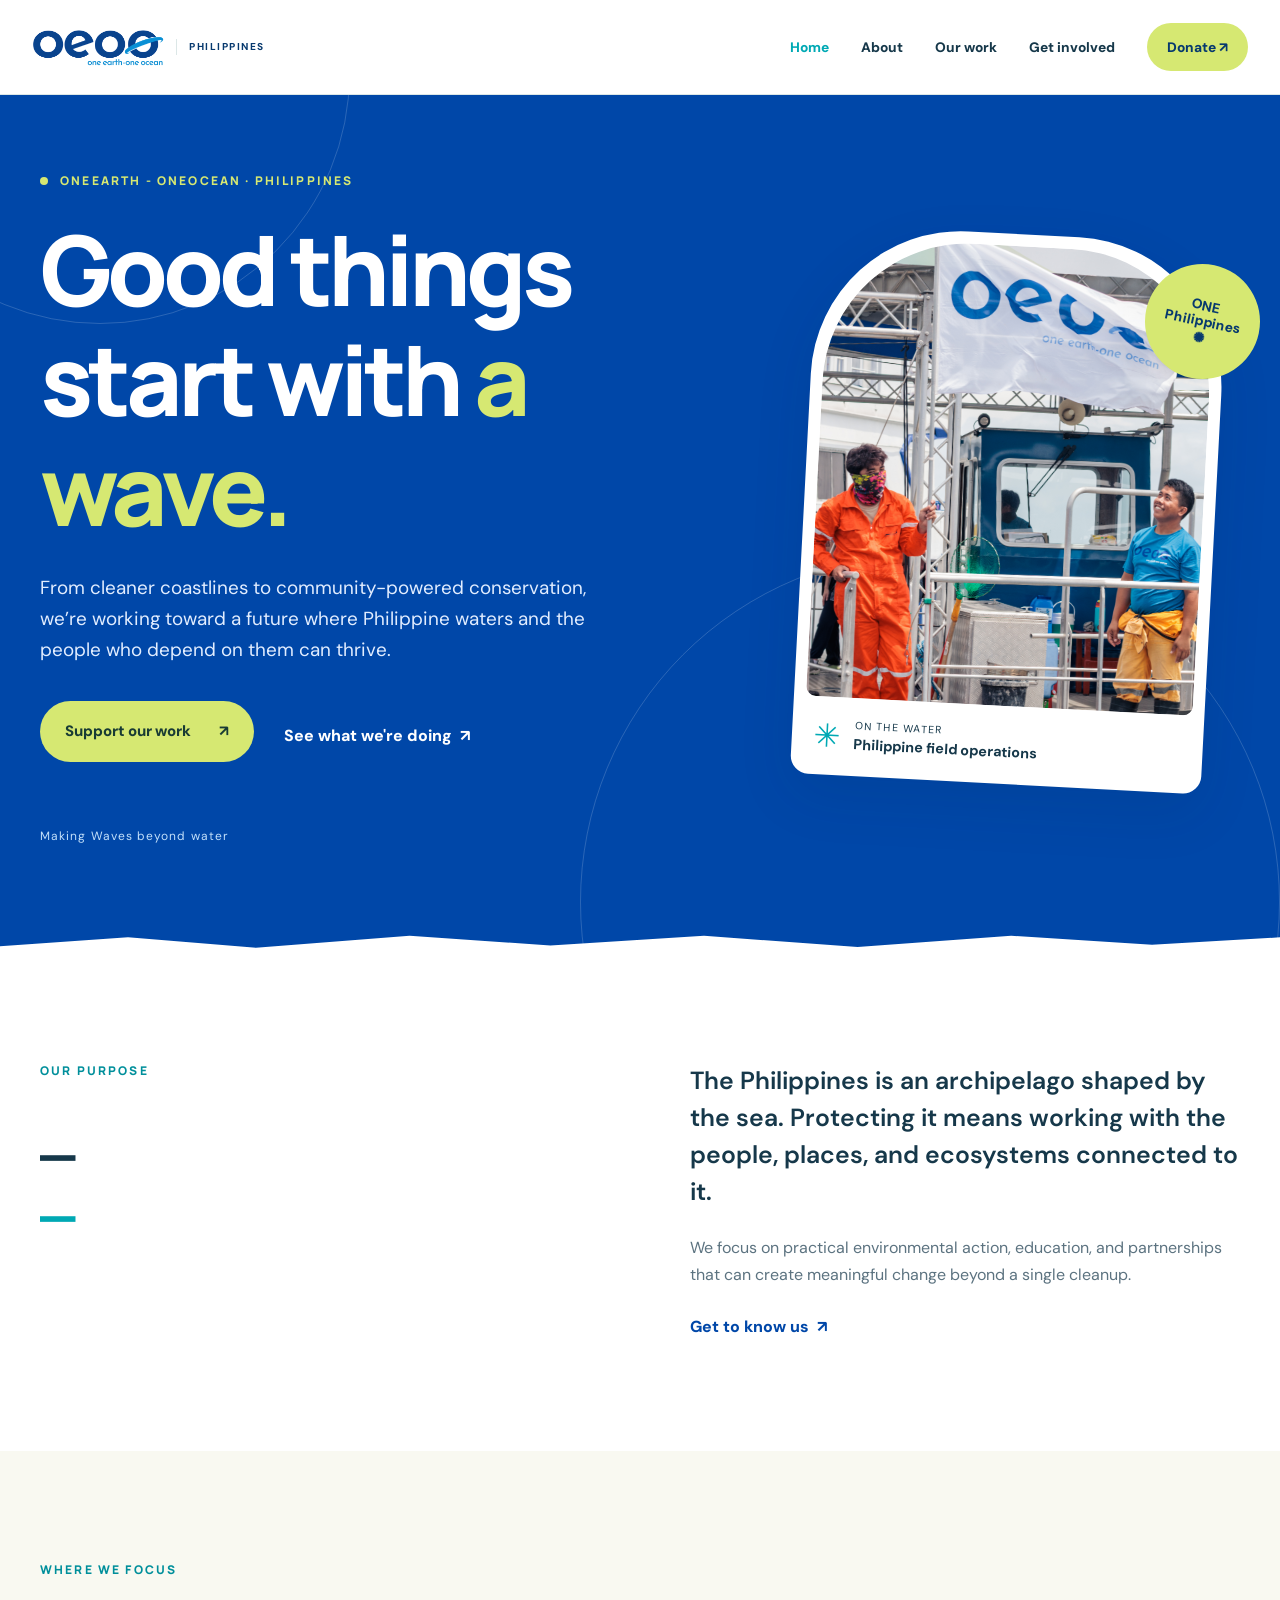
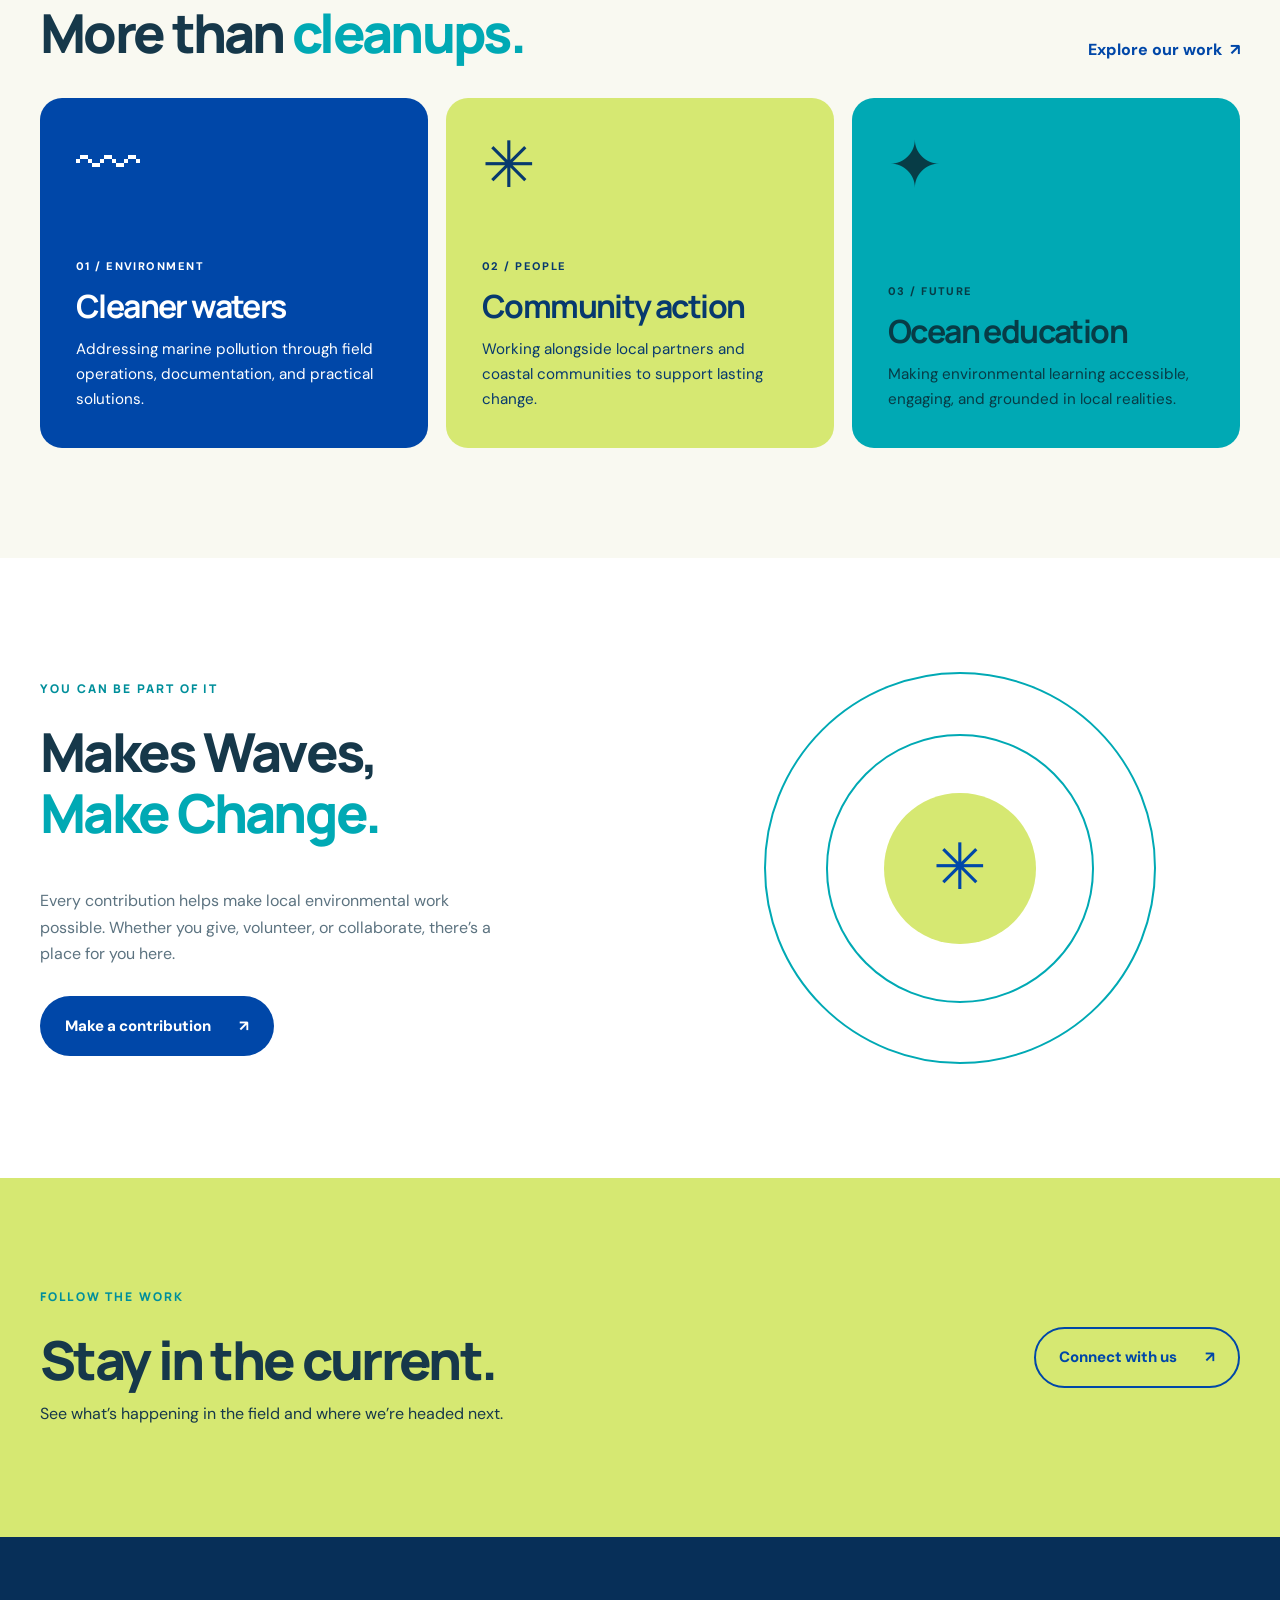
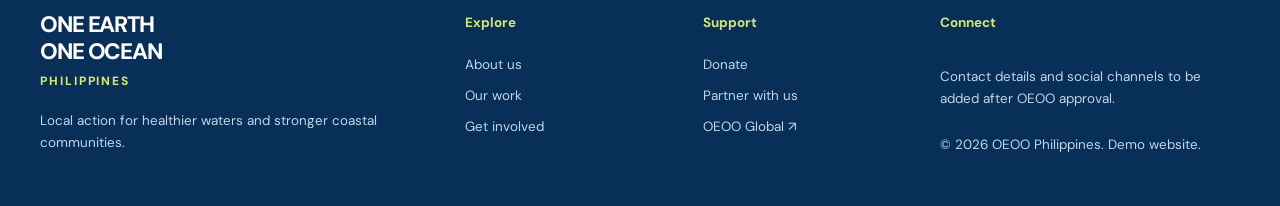
<file: index.html>
<!doctype html>
<html lang="en">
  <head>
    <meta charset="utf-8">
    <meta name="viewport" content="width=device-width, initial-scale=1">
    <meta name="theme-color" content="#0047A8">
    <meta name="description" content="Local conservation, community action and ocean education with OEOO Philippines.">
    <title>Home | OEOO Philippines</title>

    <link rel="preconnect" href="https://fonts.googleapis.com">
    <link rel="preconnect" href="https://fonts.gstatic.com" crossorigin>
    <link href="https://fonts.googleapis.com/css2?family=DM+Sans:wght@400;500;600;700&family=Manrope:wght@400;500;600;700;800&display=swap" rel="stylesheet">
    <link rel="stylesheet" href="styles.css">
  </head>

  <body>
    <header class="header">
      <div class="nav-shell">
        <a class="logo" href="index.html" aria-label="OEOO Philippines home">
          <img src="oeoo-logo.png" alt="One Earth One Ocean">
          <span>PHILIPPINES</span>
        </a>
        <button class="menu-toggle" type="button" aria-label="Open navigation" aria-expanded="false" aria-controls="main-navigation">☰</button>
        <nav class="nav" id="main-navigation" aria-label="Main navigation">
          <a href="index.html" class="active" aria-current="page">Home</a>
          <a href="about.html">About</a>
          <a href="projects.html">Our work</a>
          <a href="get-involved.html">Get involved</a>
          <a class="nav-donate" href="donate.html">Donate <span aria-hidden="true">↗</span></a>
        </nav>
      </div>
    </header>

    <main id="main-content">
      <section class="hero" aria-labelledby="hero-title">
        <div class="hero-shape hero-shape-a" aria-hidden="true"></div>
        <div class="hero-shape hero-shape-b" aria-hidden="true"></div>
        <div class="container hero-grid">
          <div class="hero-copy">
            <div class="kicker light"><span class="kicker-dot" aria-hidden="true"></span> ONEEARTH - ONEOCEAN · PHILIPPINES</div>
            <h1 id="hero-title">Good things<br>start with <em>a wave.</em></h1>
            <p>From cleaner coastlines to community-powered conservation, we’re working toward a future where Philippine waters and the people who depend on them can thrive.</p>
            <div class="hero-actions">
              <a class="button lime" href="donate.html">Support our work <span aria-hidden="true">↗</span></a>
              <a class="text-link light-link" href="projects.html">See what we're doing <span aria-hidden="true">↗</span></a>
            </div>
            <div class="hero-note">Making Waves beyond water</div>
          </div>
          <div class="hero-art">
            <div class="photo-frame">
              <img src="field-vessel.JPG" alt="OEOO field vessel on tropical water">
              <div class="photo-caption">
                <span class="caption-icon" aria-hidden="true">✳</span>
                <div>ON THE WATER<br><strong>Philippine field operations</strong></div>
              </div>
            </div>
            <div class="hero-sticker" aria-hidden="true">ONE<br>Philippines<br>✺</div>
          </div>
        </div>
        <div class="wave-edge" aria-hidden="true"></div>
      </section>

      <section class="section intro-section" aria-labelledby="purpose-title">
        <div class="container two-col">
          <div>
            <div class="kicker">OUR PURPOSE</div>
            <h2 id="purpose-title">_<br><em>_</em></h2>
          </div>
          <div>
            <p class="lead">The Philippines is an archipelago shaped by the sea. Protecting it means working with the people, places, and ecosystems connected to it.</p>
            <p>We focus on practical environmental action, education, and partnerships that can create meaningful change beyond a single cleanup.</p>
            <a class="text-link" href="about.html">Get to know us <span aria-hidden="true">↗</span></a>
          </div>
        </div>
      </section>

      <section class="section cream-section" aria-labelledby="focus-title">
        <div class="container">
          <div class="section-heading">
            <div>
              <div class="kicker">WHERE WE FOCUS</div>
              <h2 id="focus-title">More than <em>cleanups.</em></h2>
            </div>
            <a class="text-link" href="projects.html">Explore our work <span aria-hidden="true">↗</span></a>
          </div>
          <div class="feature-grid">
            <article class="feature-card blue-card">
              <div class="feature-icon" aria-hidden="true">〰</div>
              <span>01 / ENVIRONMENT</span>
              <h3>Cleaner waters</h3>
              <p>Addressing marine pollution through field operations, documentation, and practical solutions.</p>
            </article>
            <article class="feature-card lime-card">
              <div class="feature-icon" aria-hidden="true">✳</div>
              <span>02 / PEOPLE</span>
              <h3>Community action</h3>
              <p>Working alongside local partners and coastal communities to support lasting change.</p>
            </article>
            <article class="feature-card teal-card">
              <div class="feature-icon" aria-hidden="true">✦</div>
              <span>03 / FUTURE</span>
              <h3>Ocean education</h3>
              <p>Making environmental learning accessible, engaging, and grounded in local realities.</p>
            </article>
          </div>
        </div>
      </section>

      <section class="section impact-section" aria-labelledby="impact-title">
        <div class="container impact-grid">
          <div>
            <div class="kicker">YOU CAN BE PART OF IT</div>
            <h2 id="impact-title">Makes Waves,<br><em>Make Change.</em></h2>
            <p>Every contribution helps make local environmental work possible. Whether you give, volunteer, or collaborate, there’s a place for you here.</p>
            <a class="button dark" href="donate.html">Make a contribution <span aria-hidden="true">↗</span></a>
          </div>
          <div class="impact-art" aria-hidden="true">
            <div class="ripple ripple-one"></div>
            <div class="ripple ripple-two"></div>
            <div class="ripple ripple-three"></div>
            <div class="ripple-center">✳</div>
          </div>
        </div>
      </section>

      <section class="section newsletter-band" aria-labelledby="newsletter-title">
        <div class="container band-flex">
          <div>
            <div class="kicker">FOLLOW THE WORK</div>
            <h2 id="newsletter-title">Stay in the current.</h2>
            <p>See what’s happening in the field and where we’re headed next.</p>
          </div>
          <a class="button outline" href="get-involved.html">Connect with us <span aria-hidden="true">↗</span></a>
        </div>
      </section>
    </main>

    <footer class="footer">
      <div class="container footer-grid">
        <div>
          <a class="footer-logo" href="index.html">ONE EARTH<br>ONE OCEAN <span>PHILIPPINES</span></a>
          <p>Local action for healthier waters and stronger coastal communities.</p>
        </div>
        <div>
          <strong>Explore</strong>
          <a href="about.html">About us</a>
          <a href="projects.html">Our work</a>
          <a href="get-involved.html">Get involved</a>
        </div>
        <div>
          <strong>Support</strong>
          <a href="donate.html">Donate</a>
          <a href="get-involved.html#partner">Partner with us</a>
          <a href="https://www.oeoo.world/" target="_blank" rel="noopener">OEOO Global ↗</a>
        </div>
        <div>
          <strong>Connect</strong>
          <p>Contact details and social channels to be added after OEOO approval.</p>
          <small>© <span id="year"></span> OEOO Philippines. Demo website.</small>
        </div>
      </div>
    </footer>

    <script src="script.js" defer></script>
  </body>
</html>
</file>
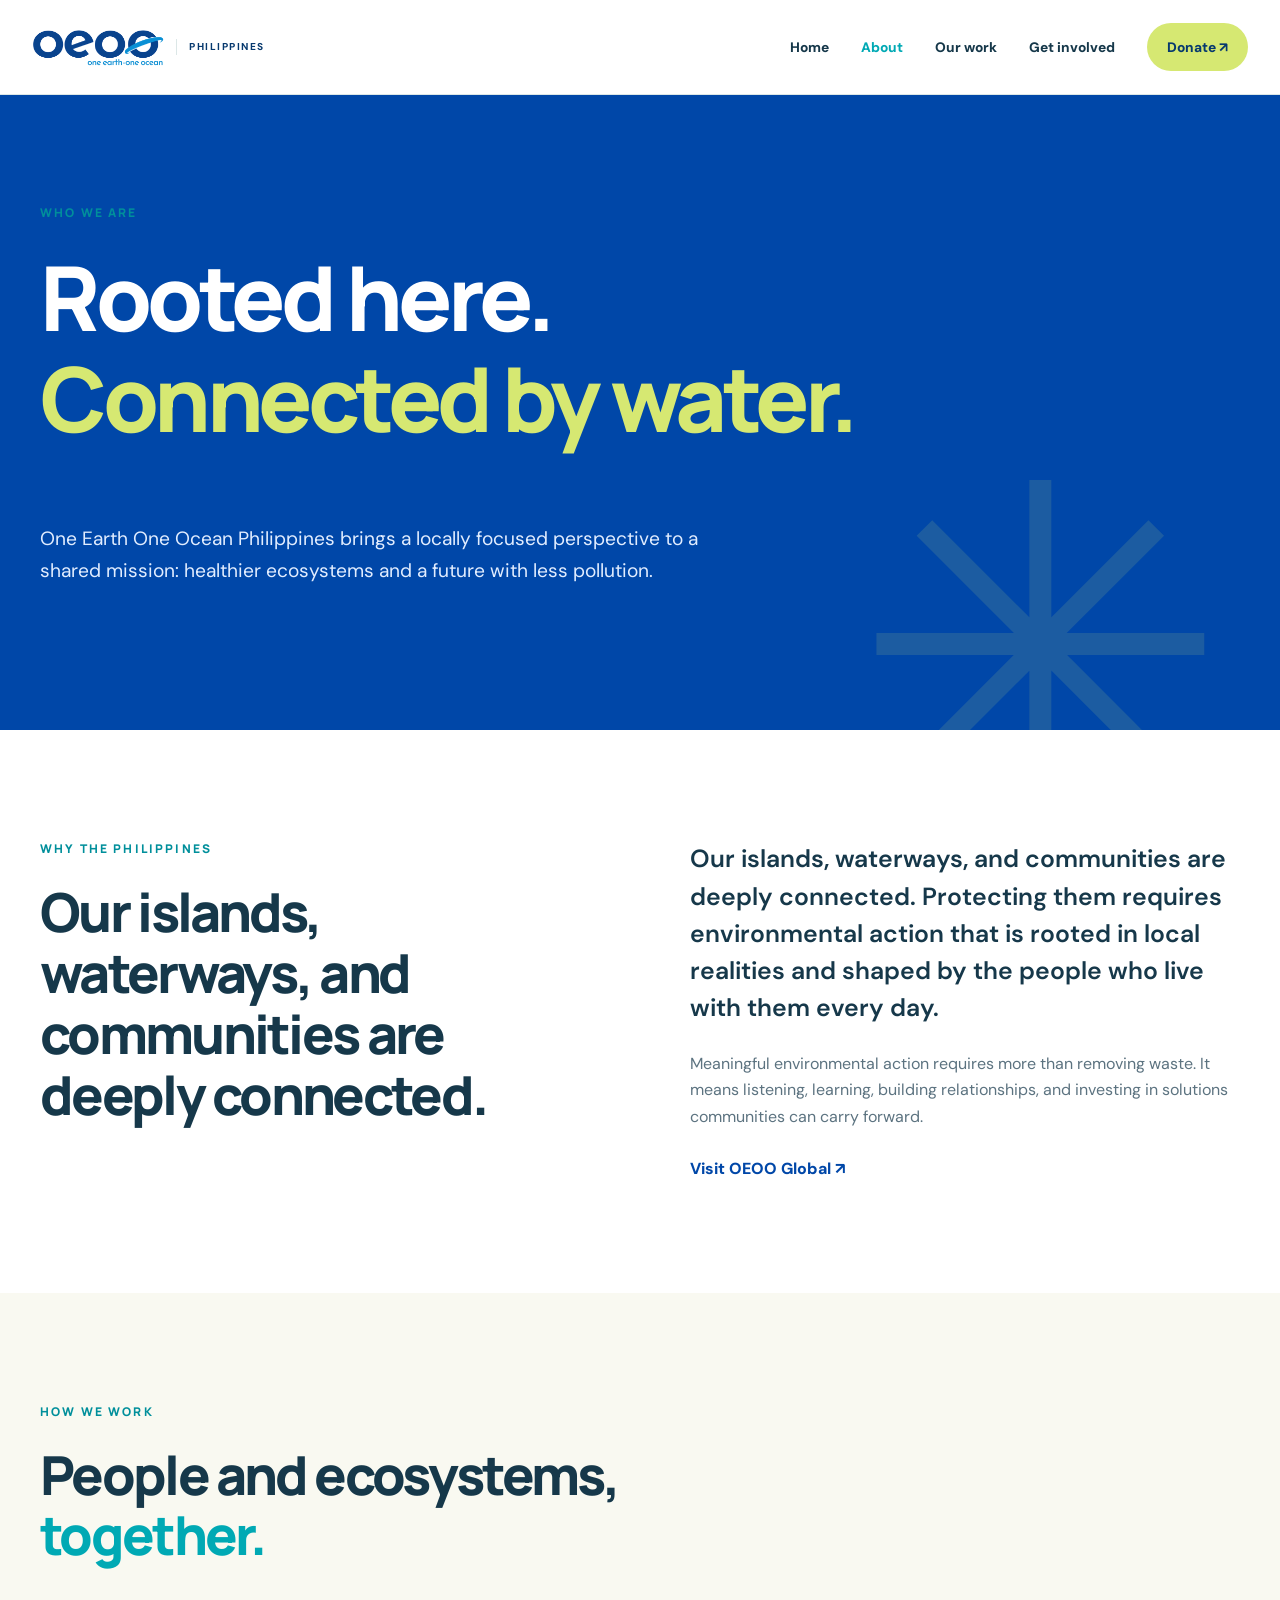
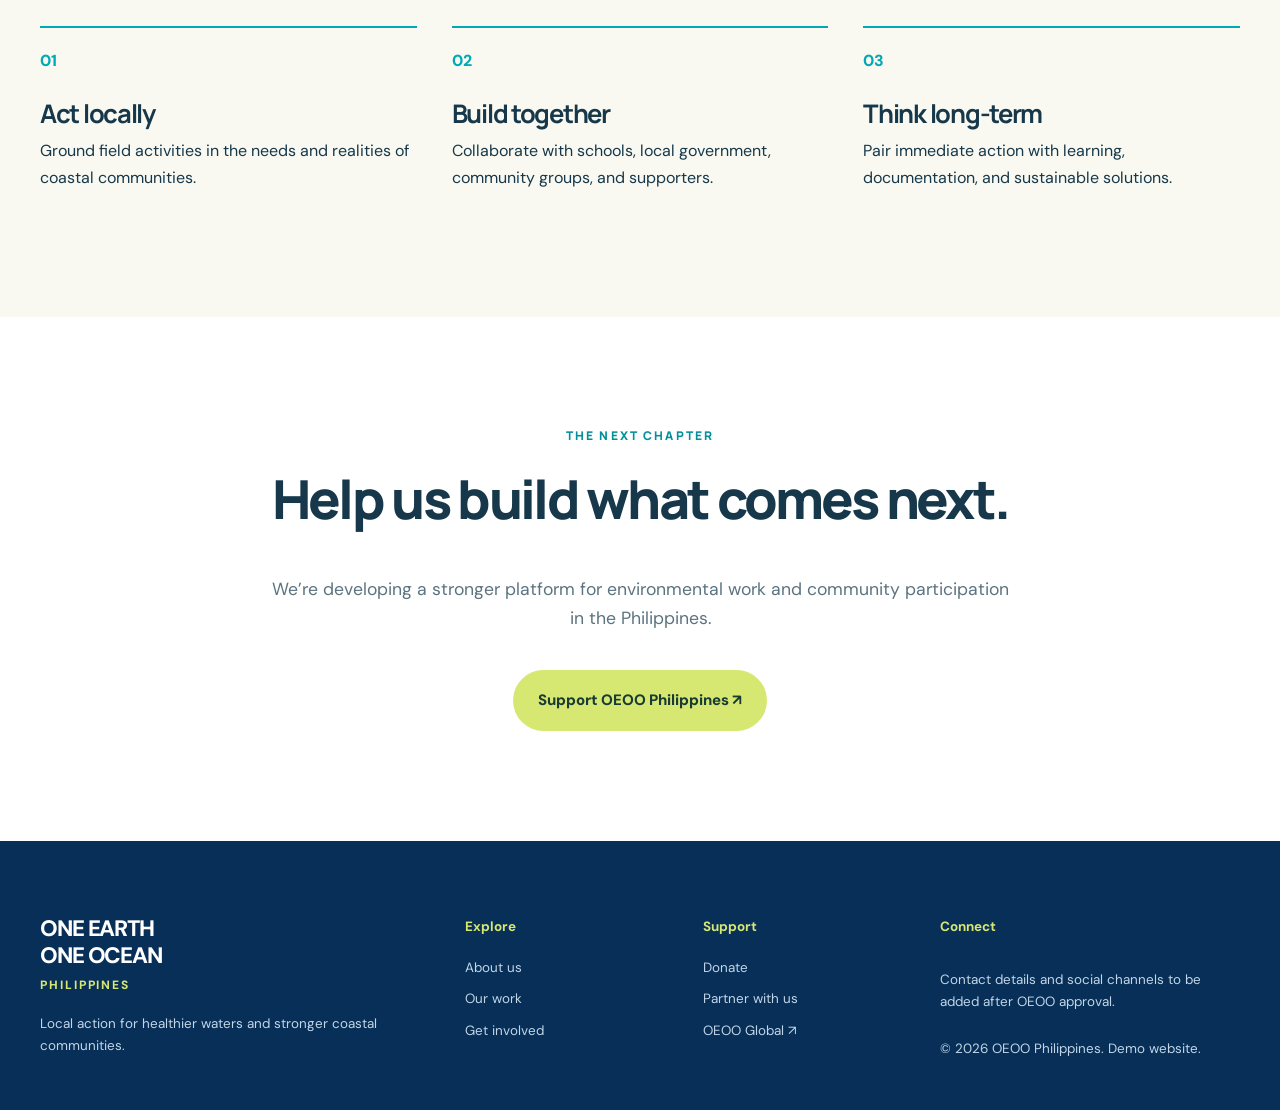
<file: about.html>
<!doctype html>
<html lang="en">
  <head>
    <meta charset="utf-8">
    <meta name="viewport" content="width=device-width, initial-scale=1">
    <meta name="theme-color" content="#0047A8">
    <meta name="description" content="Learn about OEOO Philippines and our locally focused approach.">
    <title>About | OEOO Philippines</title>

    <link rel="preconnect" href="https://fonts.googleapis.com">
    <link rel="preconnect" href="https://fonts.gstatic.com" crossorigin>
    <link href="https://fonts.googleapis.com/css2?family=DM+Sans:wght@400;500;600;700&family=Manrope:wght@400;500;600;700;800&display=swap" rel="stylesheet">
    <link rel="stylesheet" href="styles.css">
  </head>

  <body>
    <header class="header">
      <div class="nav-shell">
        <a class="logo" href="index.html" aria-label="OEOO Philippines home">
          <img src="oeoo-logo.png" alt="One Earth One Ocean">
          <span>PHILIPPINES</span>
        </a>

        <button class="menu-toggle" aria-label="Open navigation" aria-expanded="false">☰</button>

        <nav class="nav" aria-label="Main navigation">
          <a href="index.html" class="">Home</a>
          <a href="about.html" class="active">About</a>
          <a href="projects.html" class="">Our work</a>
          <a href="get-involved.html" class="">Get involved</a>
          <a class="nav-donate " href="donate.html">Donate <span aria-hidden="true">↗</span></a>
        </nav>
      </div>
    </header>

    <main>
      <section class="page-hero">
        <div class="container">
          <div class="kicker">WHO WE ARE</div>
          <h1>Rooted here.<br><em>Connected by water.</em></h1>
          <p>One Earth One Ocean Philippines brings a locally focused perspective to a shared mission: healthier ecosystems and a future with less pollution.</p>
        </div>
      </section>

      <section class="section">
        <div class="container two-col">
          <div>
            <div class="kicker">WHY THE PHILIPPINES</div>
            <h2>Our islands, waterways, and communities are deeply connected.</h2>
          </div>
          <div>
            <p class="lead">Our islands, waterways, and communities are deeply connected. Protecting them requires environmental action that is rooted in local realities and shaped by the people who live with them every day.</p>
            <p>Meaningful environmental action requires more than removing waste. It means listening, learning, building relationships, and investing in solutions communities can carry forward.</p>
            <a class="text-link" href="https://www.oeoo.world/" target="_blank" rel="noopener">Visit OEOO Global ↗</a>
          </div>
        </div>
      </section>

      <section class="section cream-section">
        <div class="container">
          <div class="section-heading">
            <div>
              <div class="kicker">HOW WE WORK</div>
              <h2>People and ecosystems,<br><em>together.</em></h2>
            </div>
          </div>

          <div class="three-list">
            <article>
              <span>01</span>
              <h3>Act locally</h3>
              <p>Ground field activities in the needs and realities of coastal communities.</p>
            </article>

            <article>
              <span>02</span>
              <h3>Build together</h3>
              <p>Collaborate with schools, local government, community groups, and supporters.</p>
            </article>

            <article>
              <span>03</span>
              <h3>Think long-term</h3>
              <p>Pair immediate action with learning, documentation, and sustainable solutions.</p>
            </article>
          </div>
        </div>
      </section>

      <section class="section">
        <div class="container center-cta">
          <div class="kicker">THE NEXT CHAPTER</div>
          <h2>Help us build what comes next.</h2>
          <p>We’re developing a stronger platform for environmental work and community participation in the Philippines.</p>
          <a class="button lime" href="donate.html">Support OEOO Philippines ↗</a>
        </div>
      </section>
    </main>

    <footer class="footer">
      <div class="container footer-grid">
        <div>
          <a class="footer-logo" href="index.html">ONE EARTH<br>ONE OCEAN <span>PHILIPPINES</span></a>
          <p>Local action for healthier waters and stronger coastal communities.</p>
        </div>

        <div>
          <strong>Explore</strong>
          <a href="about.html">About us</a>
          <a href="projects.html">Our work</a>
          <a href="get-involved.html">Get involved</a>
        </div>

        <div>
          <strong>Support</strong>
          <a href="donate.html">Donate</a>
          <a href="get-involved.html#partner">Partner with us</a>
          <a href="https://www.oeoo.world/" target="_blank" rel="noopener">OEOO Global ↗</a>
        </div>

        <div>
          <strong>Connect</strong>
          <p>Contact details and social channels to be added after OEOO approval.</p>
          <small>© <span id="year"></span> OEOO Philippines. Demo website.</small>
        </div>
      </div>
    </footer>

    <script src="script.js" defer></script>
  </body>
</html>
</file>
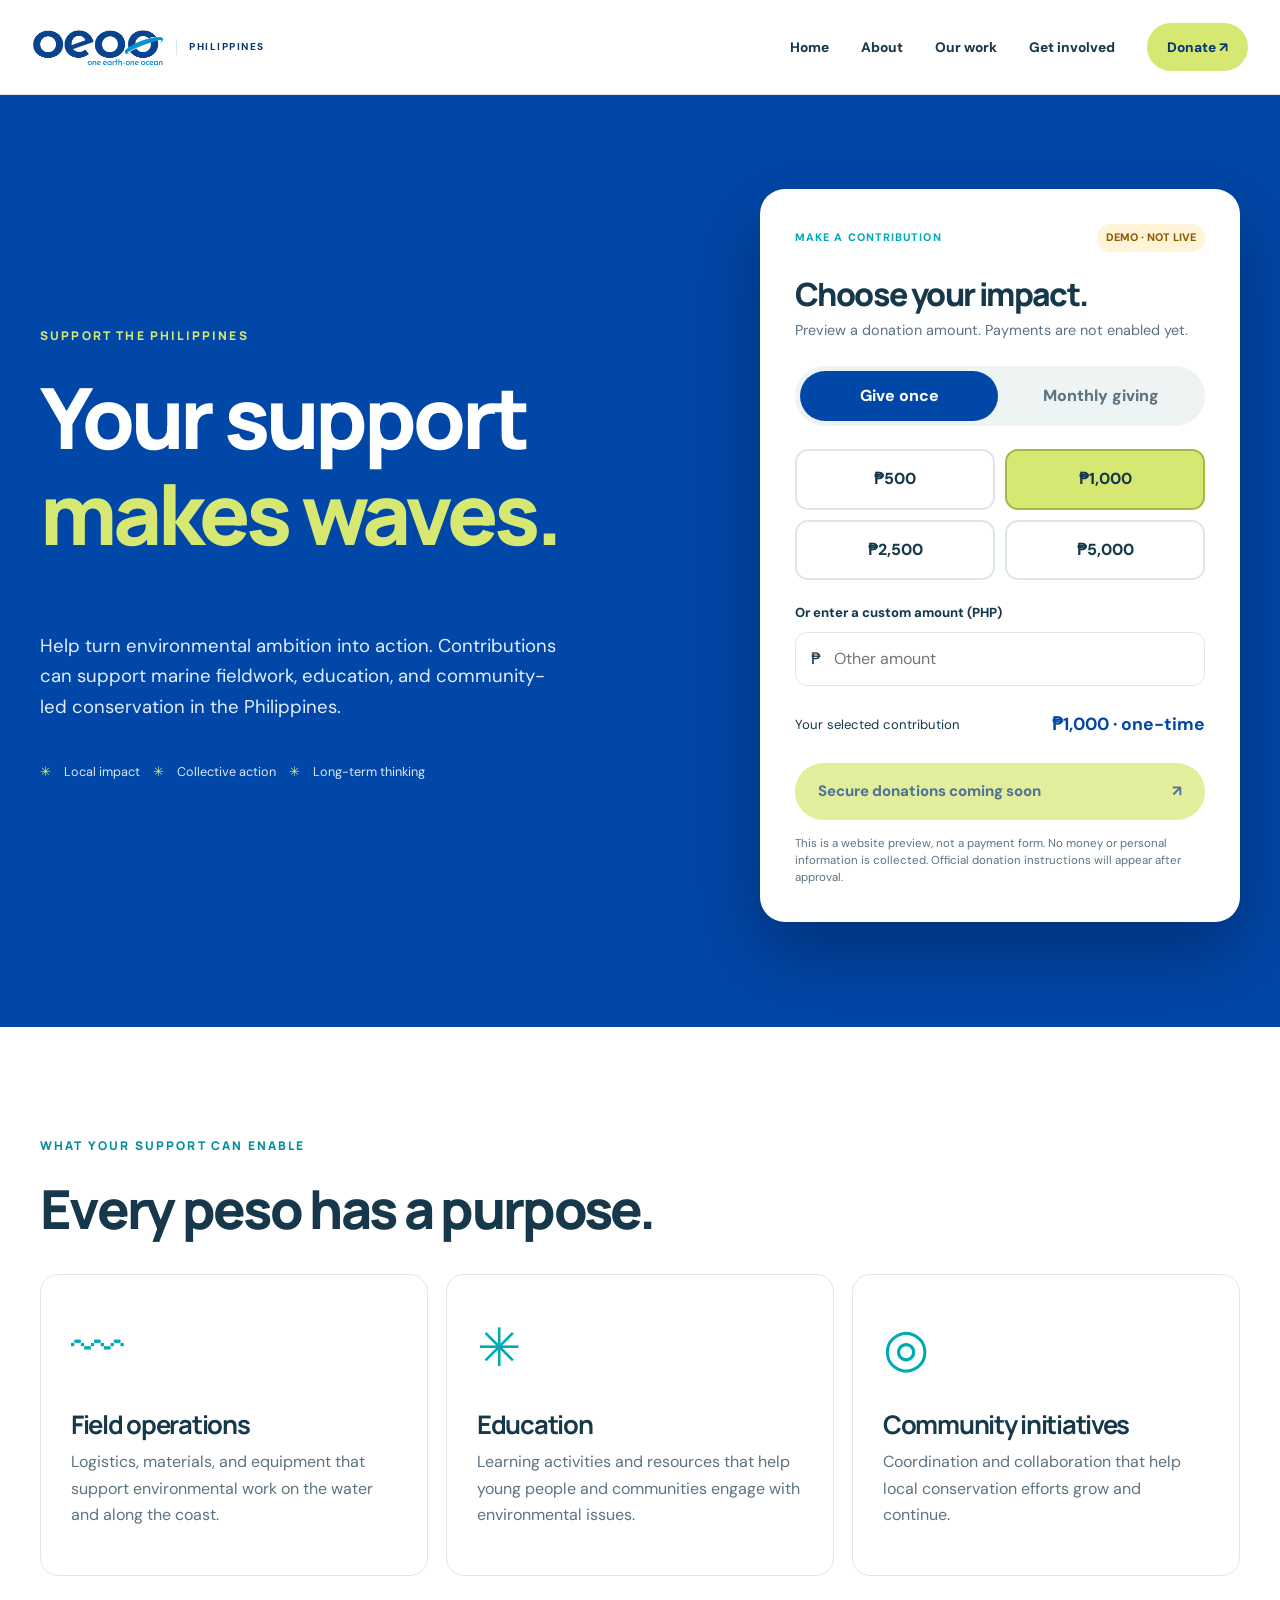
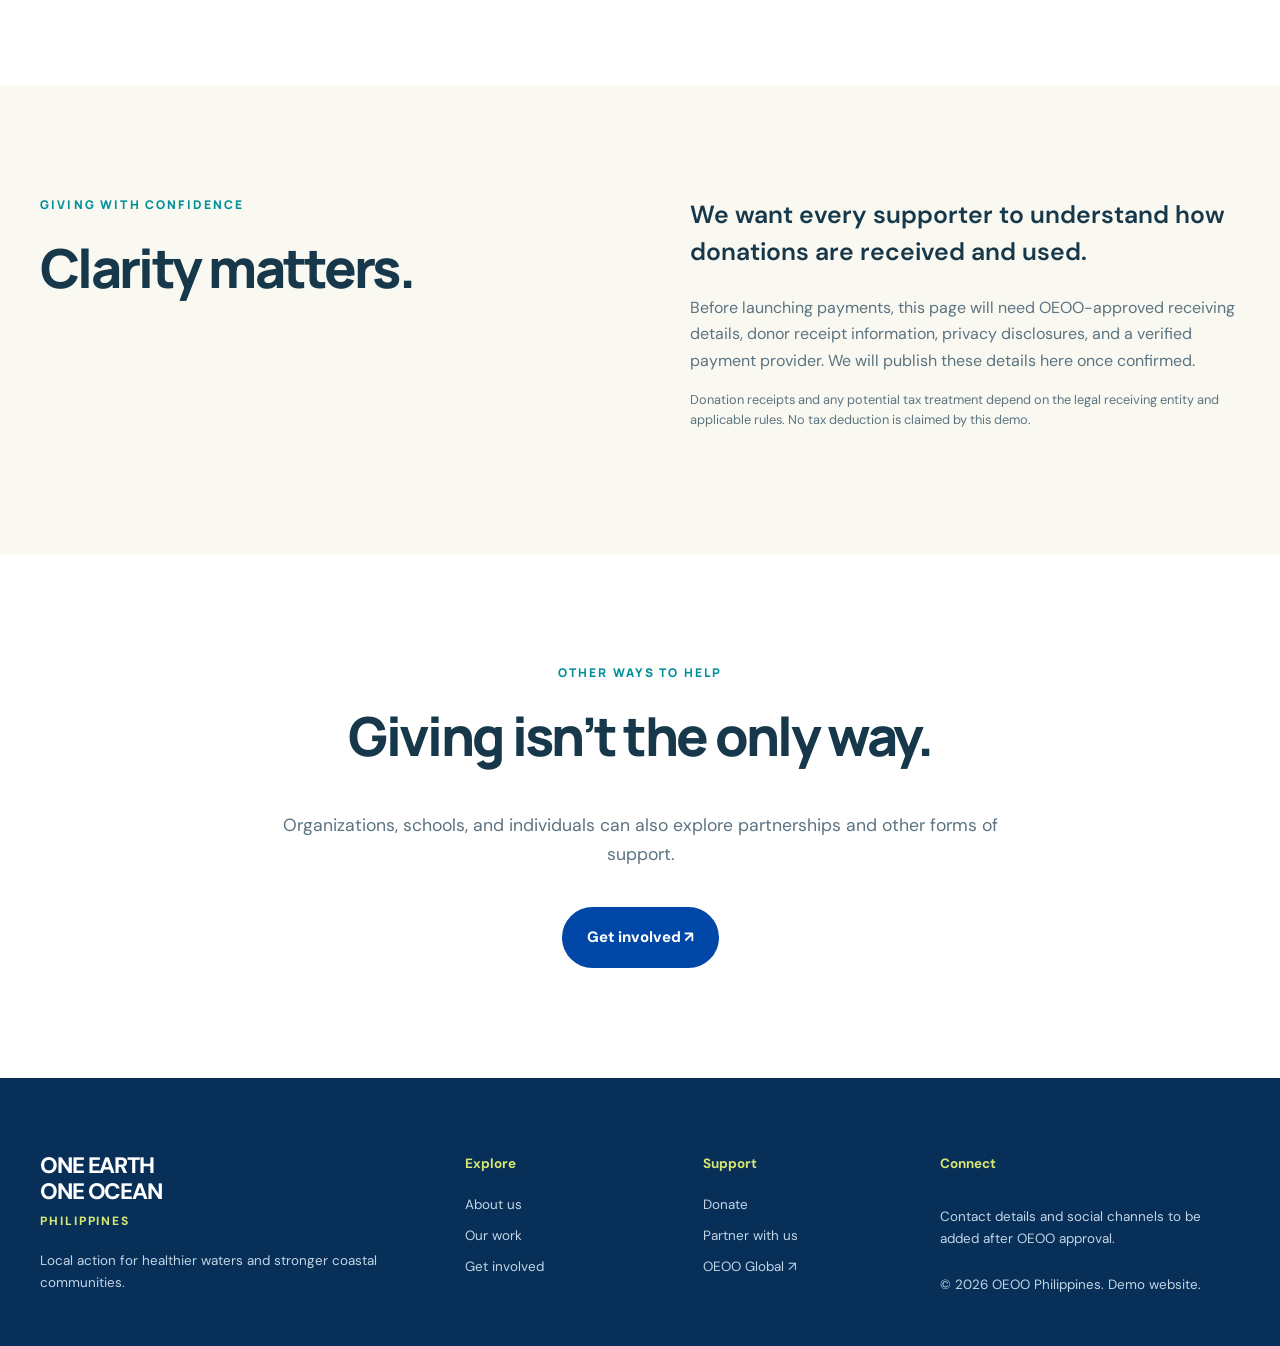
<file: donate.html>
<!doctype html>
<html lang="en">
  <head>
    <meta charset="utf-8">
    <meta name="viewport" content="width=device-width, initial-scale=1">
    <meta name="theme-color" content="#0047A8">
    <meta name="description" content="Support OEOO Philippines through future approved donation channels.">
    <title>Donate | OEOO Philippines</title>

    <link rel="preconnect" href="https://fonts.googleapis.com">
    <link rel="preconnect" href="https://fonts.gstatic.com" crossorigin>
    <link href="https://fonts.googleapis.com/css2?family=DM+Sans:wght@400;500;600;700&family=Manrope:wght@400;500;600;700;800&display=swap" rel="stylesheet">
    <link rel="stylesheet" href="styles.css">
  </head>

  <body>
    <header class="header">
      <div class="nav-shell">
        <a class="logo" href="index.html" aria-label="OEOO Philippines home">
          <img src="oeoo-logo.png" alt="One Earth One Ocean">
          <span>PHILIPPINES</span>
        </a>

        <button class="menu-toggle" aria-label="Open navigation" aria-expanded="false">☰</button>

        <nav class="nav" aria-label="Main navigation">
          <a href="index.html" class="">Home</a>
          <a href="about.html" class="">About</a>
          <a href="projects.html" class="">Our work</a>
          <a href="get-involved.html" class="">Get involved</a>
          <a class="nav-donate active" href="donate.html">Donate <span aria-hidden="true">↗</span></a>
        </nav>
      </div>
    </header>

    <main>
      <section class="donate-hero">
        <div class="container donate-hero-grid">
          <div>
            <div class="kicker light">SUPPORT THE PHILIPPINES</div>
            <h1>Your support<br><em>makes waves.</em></h1>
            <p>Help turn environmental ambition into action. Contributions can support marine fieldwork, education, and community-led conservation in the Philippines.</p>
            <div class="trust-line">
              <span>✳</span> Local impact
              <span>✳</span> Collective action
              <span>✳</span> Long-term thinking
            </div>
          </div>

          <div class="donation-card">
            <div class="card-top">
              <span>MAKE A CONTRIBUTION</span>
              <span class="demo-chip">DEMO · NOT LIVE</span>
            </div>

            <h2>Choose your impact.</h2>
            <p>Preview a donation amount. Payments are not enabled yet.</p>

            <div class="giving-toggle" role="group" aria-label="Donation frequency">
              <button class="frequency active" type="button" data-frequency="once" aria-pressed="true">Give once</button>
              <button class="frequency" type="button" data-frequency="monthly" aria-pressed="false">Monthly giving</button>
            </div>

            <div class="amount-grid" role="group" aria-label="Donation amount">
              <button class="amount" type="button" data-amount="500">₱500</button>
              <button class="amount active" type="button" data-amount="1000">₱1,000</button>
              <button class="amount" type="button" data-amount="2500">₱2,500</button>
              <button class="amount" type="button" data-amount="5000">₱5,000</button>
            </div>

            <label class="custom-label" for="customAmount">Or enter a custom amount (PHP)</label>
            <div class="custom-wrap">
              <span>₱</span>
              <input id="customAmount" type="number" inputmode="decimal" min="1" step="1" placeholder="Other amount">
            </div>

            <div class="donation-summary" aria-live="polite">
              <span>Your selected contribution</span>
              <strong id="donationSummary">₱1,000 · one-time</strong>
            </div>

            <button class="button donate-submit" type="button" disabled>
              Secure donations coming soon <span>↗</span>
            </button>

            <p class="donation-disclaimer">
              This is a website preview, not a payment form. No money or personal information is collected. Official donation instructions will appear after approval.
            </p>
          </div>
        </div>
      </section>

      <section class="section">
        <div class="container">
          <div class="section-heading">
            <div>
              <div class="kicker">WHAT YOUR SUPPORT CAN ENABLE</div>
              <h2>Every peso has a purpose.</h2>
            </div>
          </div>

          <div class="feature-grid">
            <article class="simple-card">
              <span class="simple-icon">〰</span>
              <h3>Field operations</h3>
              <p>Logistics, materials, and equipment that support environmental work on the water and along the coast.</p>
            </article>

            <article class="simple-card">
              <span class="simple-icon">✳</span>
              <h3>Education</h3>
              <p>Learning activities and resources that help young people and communities engage with environmental issues.</p>
            </article>

            <article class="simple-card">
              <span class="simple-icon">◎</span>
              <h3>Community initiatives</h3>
              <p>Coordination and collaboration that help local conservation efforts grow and continue.</p>
            </article>
          </div>
        </div>
      </section>

      <section class="section cream-section">
        <div class="container two-col">
          <div>
            <div class="kicker">GIVING WITH CONFIDENCE</div>
            <h2>Clarity matters.</h2>
          </div>
          <div>
            <p class="lead">We want every supporter to understand how donations are received and used.</p>
            <p>Before launching payments, this page will need OEOO-approved receiving details, donor receipt information, privacy disclosures, and a verified payment provider. We will publish these details here once confirmed.</p>
            <p class="micro">Donation receipts and any potential tax treatment depend on the legal receiving entity and applicable rules. No tax deduction is claimed by this demo.</p>
          </div>
        </div>
      </section>

      <section class="section center-section">
        <div class="container center-cta">
          <div class="kicker">OTHER WAYS TO HELP</div>
          <h2>Giving isn’t the only way.</h2>
          <p>Organizations, schools, and individuals can also explore partnerships and other forms of support.</p>
          <a class="button dark" href="get-involved.html">Get involved ↗</a>
        </div>
      </section>
    </main>

    <footer class="footer">
      <div class="container footer-grid">
        <div>
          <a class="footer-logo" href="index.html">ONE EARTH<br>ONE OCEAN <span>PHILIPPINES</span></a>
          <p>Local action for healthier waters and stronger coastal communities.</p>
        </div>

        <div>
          <strong>Explore</strong>
          <a href="about.html">About us</a>
          <a href="projects.html">Our work</a>
          <a href="get-involved.html">Get involved</a>
        </div>

        <div>
          <strong>Support</strong>
          <a href="donate.html">Donate</a>
          <a href="get-involved.html#partner">Partner with us</a>
          <a href="https://www.oeoo.world/" target="_blank" rel="noopener">OEOO Global ↗</a>
        </div>

        <div>
          <strong>Connect</strong>
          <p>Contact details and social channels to be added after OEOO approval.</p>
          <small>© <span id="year"></span> OEOO Philippines. Demo website.</small>
        </div>
      </div>
    </footer>

    <script src="script.js" defer></script>
  </body>
</html>
</file>
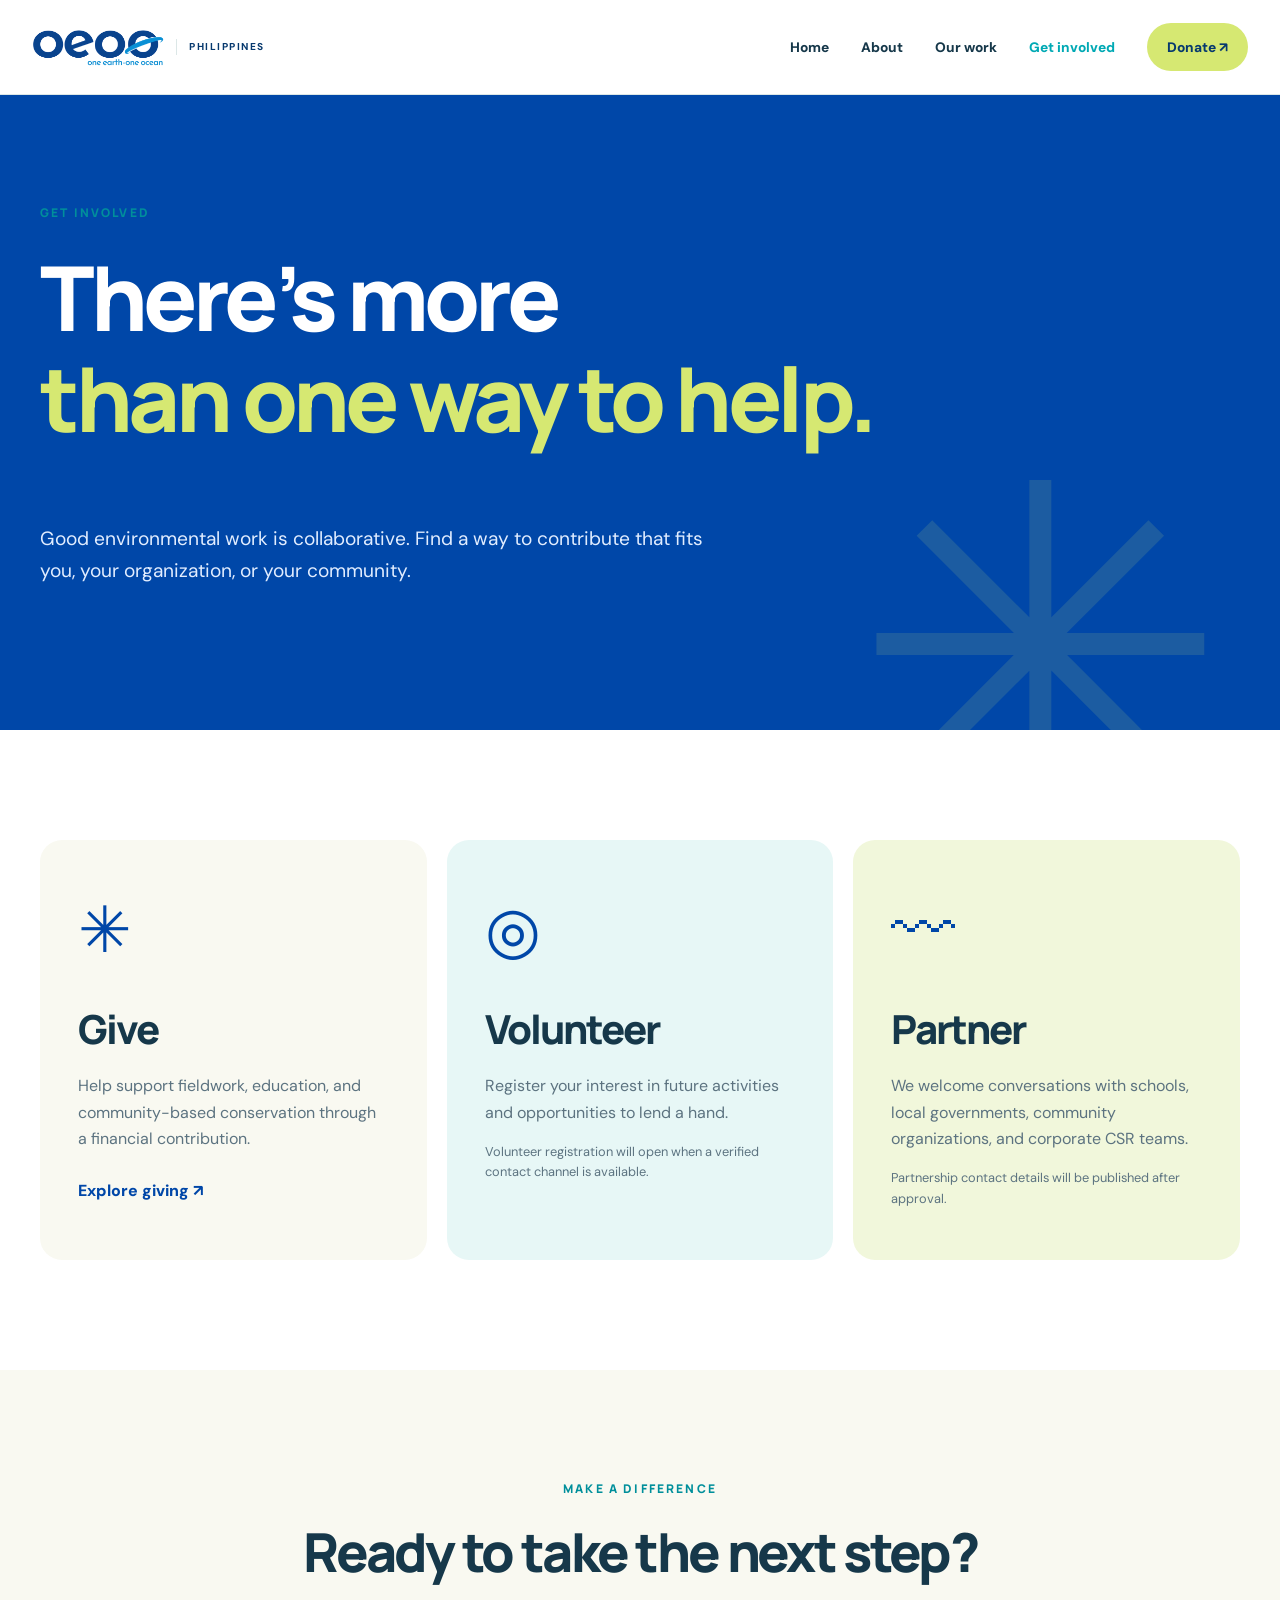
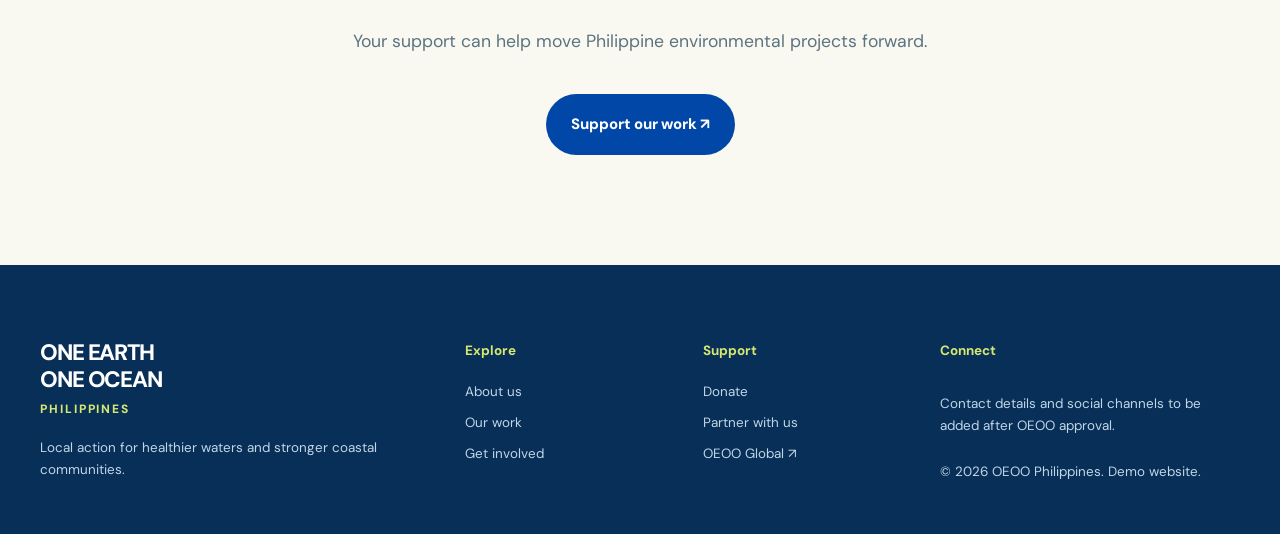
<file: get-involved.html>
<!doctype html>
<html lang="en">
  <head>
    <meta charset="utf-8">
    <meta name="viewport" content="width=device-width, initial-scale=1">
    <meta name="theme-color" content="#0047A8">
    <meta name="description" content="Support OEOO Philippines through giving, volunteering, and partnership opportunities.">
    <title>Get involved | OEOO Philippines</title>

    <link rel="preconnect" href="https://fonts.googleapis.com">
    <link rel="preconnect" href="https://fonts.gstatic.com" crossorigin>
    <link href="https://fonts.googleapis.com/css2?family=DM+Sans:wght@400;500;600;700&family=Manrope:wght@400;500;600;700;800&display=swap" rel="stylesheet">
    <link rel="stylesheet" href="styles.css">
  </head>

  <body>
    <header class="header">
      <div class="nav-shell">
        <a class="logo" href="index.html" aria-label="OEOO Philippines home">
          <img src="oeoo-logo.png" alt="One Earth One Ocean">
          <span>PHILIPPINES</span>
        </a>

        <button class="menu-toggle" aria-label="Open navigation" aria-expanded="false">☰</button>

        <nav class="nav" aria-label="Main navigation">
          <a href="index.html" class="">Home</a>
          <a href="about.html" class="">About</a>
          <a href="projects.html" class="">Our work</a>
          <a href="get-involved.html" class="active">Get involved</a>
          <a class="nav-donate " href="donate.html">Donate <span aria-hidden="true">↗</span></a>
        </nav>
      </div>
    </header>

    <main>
      <section class="page-hero">
        <div class="container">
          <div class="kicker">GET INVOLVED</div>
          <h1>There’s more<br><em>than one way to help.</em></h1>
          <p>Good environmental work is collaborative. Find a way to contribute that fits you, your organization, or your community.</p>
        </div>
      </section>

      <section class="section">
        <div class="container involve-grid">
          <article class="involve-card">
            <span class="big-icon">✳</span>
            <h2>Give</h2>
            <p>Help support fieldwork, education, and community-based conservation through a financial contribution.</p>
            <a class="text-link" href="donate.html">Explore giving ↗</a>
          </article>

          <article class="involve-card">
            <span class="big-icon">◎</span>
            <h2>Volunteer</h2>
            <p>Register your interest in future activities and opportunities to lend a hand.</p>
            <p class="micro">Volunteer registration will open when a verified contact channel is available.</p>
          </article>

          <article class="involve-card" id="partner">
            <span class="big-icon">〰</span>
            <h2>Partner</h2>
            <p>We welcome conversations with schools, local governments, community organizations, and corporate CSR teams.</p>
            <p class="micro">Partnership contact details will be published after approval.</p>
          </article>
        </div>
      </section>

      <section class="section cream-section">
        <div class="container center-cta">
          <div class="kicker">MAKE A DIFFERENCE</div>
          <h2>Ready to take the next step?</h2>
          <p>Your support can help move Philippine environmental projects forward.</p>
          <a class="button dark" href="donate.html">Support our work ↗</a>
        </div>
      </section>
    </main>

    <footer class="footer">
      <div class="container footer-grid">
        <div>
          <a class="footer-logo" href="index.html">ONE EARTH<br>ONE OCEAN <span>PHILIPPINES</span></a>
          <p>Local action for healthier waters and stronger coastal communities.</p>
        </div>

        <div>
          <strong>Explore</strong>
          <a href="about.html">About us</a>
          <a href="projects.html">Our work</a>
          <a href="get-involved.html">Get involved</a>
        </div>

        <div>
          <strong>Support</strong>
          <a href="donate.html">Donate</a>
          <a href="get-involved.html#partner">Partner with us</a>
          <a href="https://www.oeoo.world/" target="_blank" rel="noopener">OEOO Global ↗</a>
        </div>

        <div>
          <strong>Connect</strong>
          <p>Contact details and social channels to be added after OEOO approval.</p>
          <small>© <span id="year"></span> OEOO Philippines. Demo website.</small>
        </div>
      </div>
    </footer>

    <script src="script.js" defer></script>
  </body>
</html>
</file>
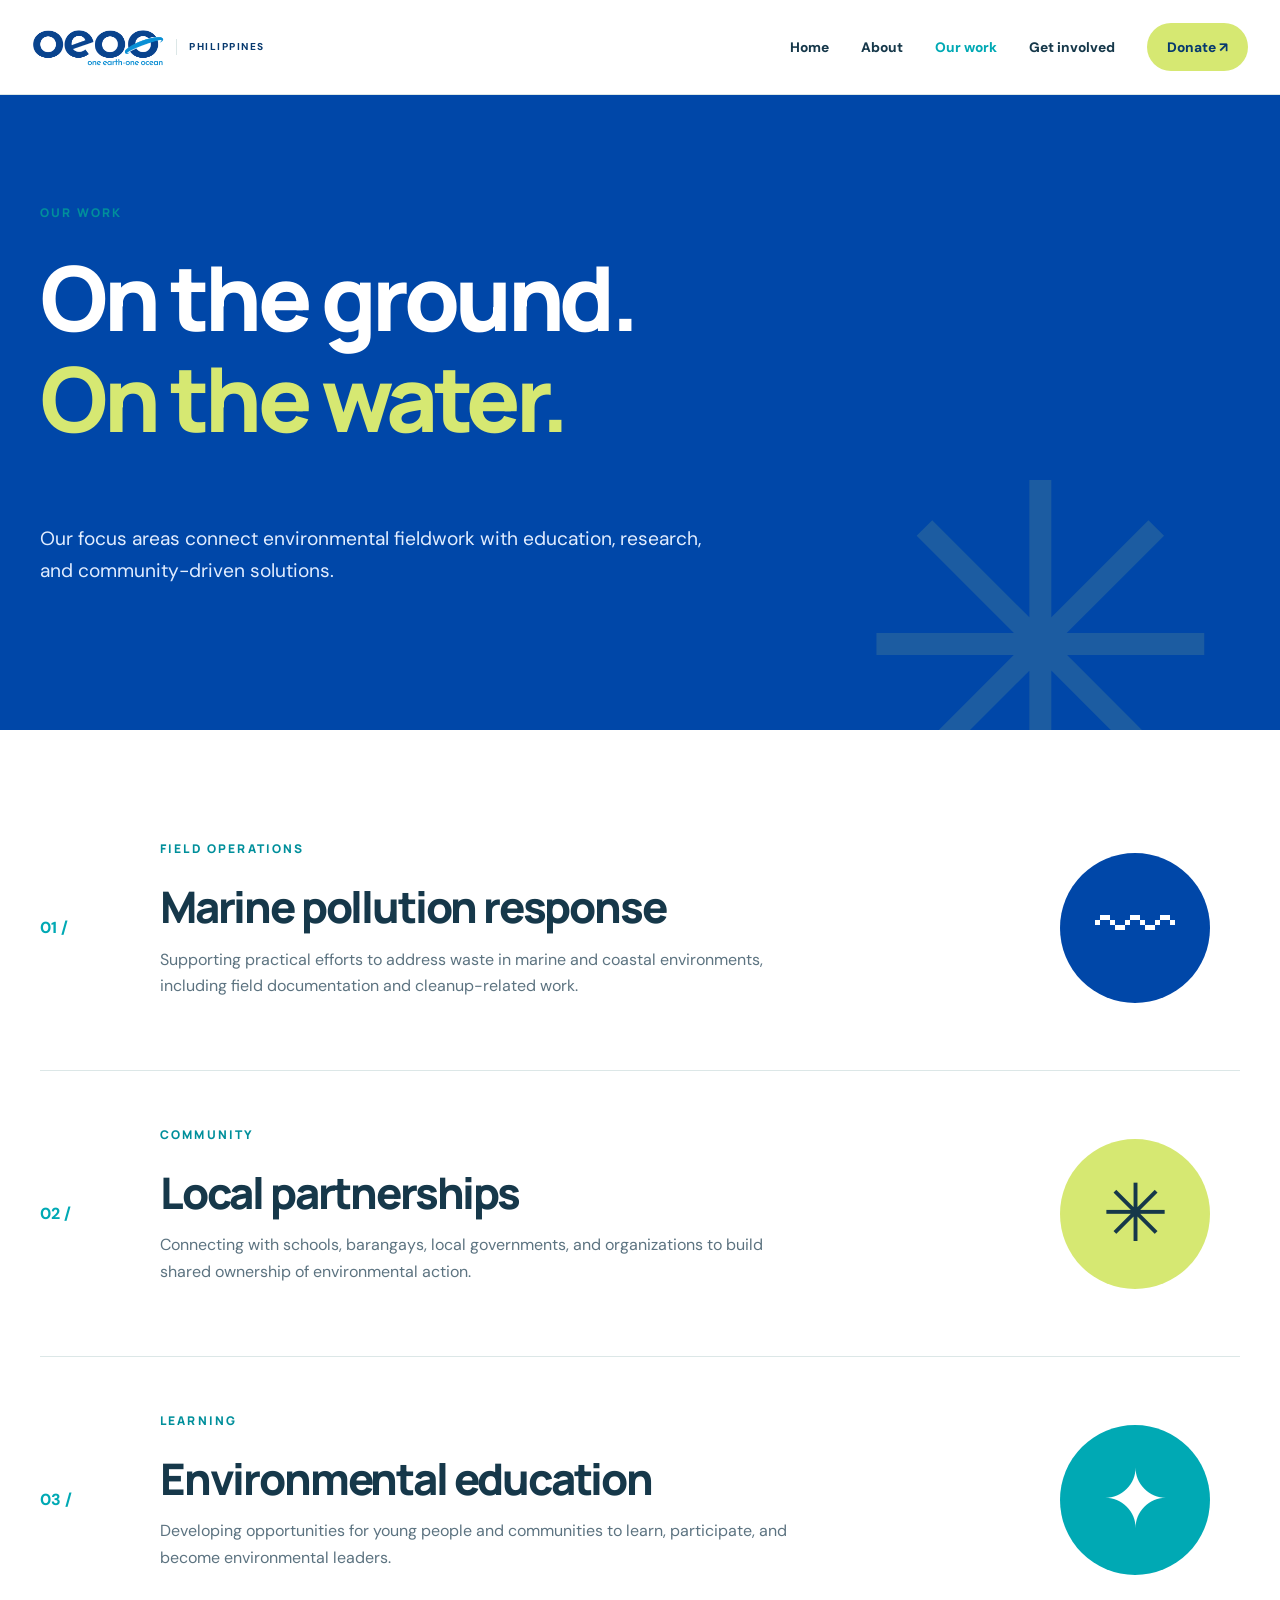
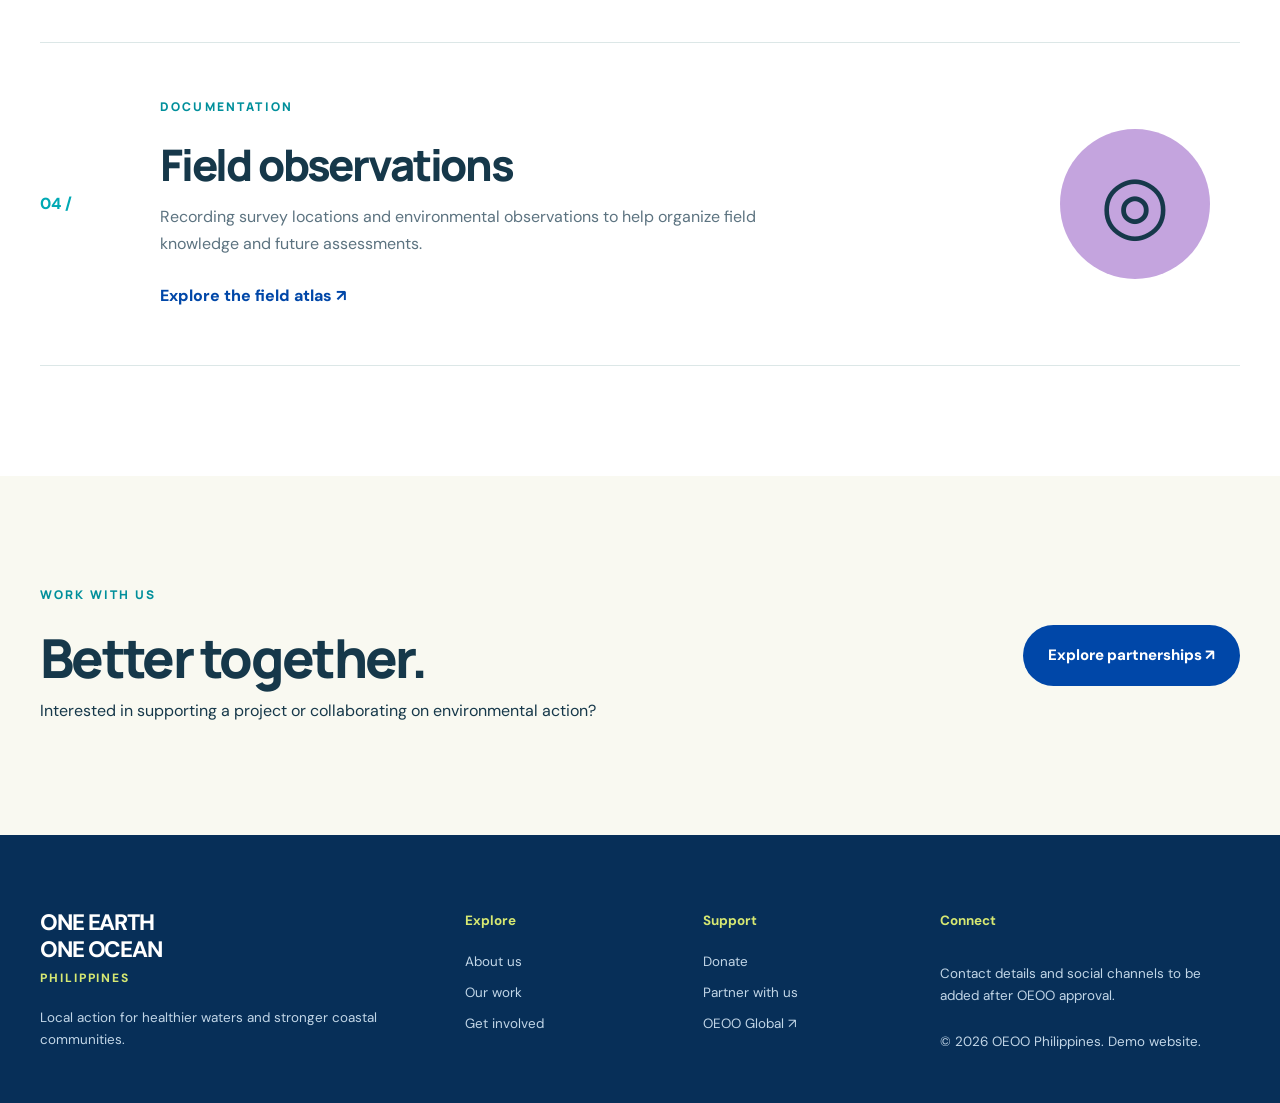
<file: projects.html>
<!doctype html>
<html lang="en">
  <head>
    <meta charset="utf-8">
    <meta name="viewport" content="width=device-width, initial-scale=1">
    <meta name="theme-color" content="#0047A8">
    <meta name="description" content="Explore the environmental projects and focus areas of OEOO Philippines.">
    <title>Our work | OEOO Philippines</title>

    <link rel="preconnect" href="https://fonts.googleapis.com">
    <link rel="preconnect" href="https://fonts.gstatic.com" crossorigin>
    <link href="https://fonts.googleapis.com/css2?family=DM+Sans:wght@400;500;600;700&family=Manrope:wght@400;500;600;700;800&display=swap" rel="stylesheet">
    <link rel="stylesheet" href="styles.css">
  </head>

  <body>
    <header class="header">
      <div class="nav-shell">
        <a class="logo" href="index.html" aria-label="OEOO Philippines home">
          <img src="oeoo-logo.png" alt="One Earth One Ocean">
          <span>PHILIPPINES</span>
        </a>

        <button class="menu-toggle" aria-label="Open navigation" aria-expanded="false">☰</button>

        <nav class="nav" aria-label="Main navigation">
          <a href="index.html" class="">Home</a>
          <a href="about.html" class="">About</a>
          <a href="projects.html" class="active">Our work</a>
          <a href="get-involved.html" class="">Get involved</a>
          <a class="nav-donate " href="donate.html">Donate <span aria-hidden="true">↗</span></a>
        </nav>
      </div>
    </header>

    <main>
      <section class="page-hero">
        <div class="container">
          <div class="kicker">OUR WORK</div>
          <h1>On the ground.<br><em>On the water.</em></h1>
          <p>Our focus areas connect environmental fieldwork with education, research, and community-driven solutions.</p>
        </div>
      </section>

      <section class="section">
        <div class="container">
          <div class="project-row">
            <div class="project-number">01 /</div>
            <div>
              <div class="kicker">FIELD OPERATIONS</div>
              <h2>Marine pollution response</h2>
              <p>Supporting practical efforts to address waste in marine and coastal environments, including field documentation and cleanup-related work.</p>
            </div>
            <div class="project-symbol blue">〰</div>
          </div>

          <div class="project-row">
            <div class="project-number">02 /</div>
            <div>
              <div class="kicker">COMMUNITY</div>
              <h2>Local partnerships</h2>
              <p>Connecting with schools, barangays, local governments, and organizations to build shared ownership of environmental action.</p>
            </div>
            <div class="project-symbol lime-bg">✳</div>
          </div>

          <div class="project-row">
            <div class="project-number">03 /</div>
            <div>
              <div class="kicker">LEARNING</div>
              <h2>Environmental education</h2>
              <p>Developing opportunities for young people and communities to learn, participate, and become environmental leaders.</p>
            </div>
            <div class="project-symbol teal-bg">✦</div>
          </div>

          <div class="project-row">
            <div class="project-number">04 /</div>
            <div>
              <div class="kicker">DOCUMENTATION</div>
              <h2>Field observations</h2>
              <p>Recording survey locations and environmental observations to help organize field knowledge and future assessments.</p>
              <a class="text-link" href="field-atlas.html">Explore the field atlas ↗</a>
            </div>
            <div class="project-symbol lavender">◎</div>
          </div>
        </div>
      </section>

      <section class="section cream-section">
        <div class="container band-flex">
          <div>
            <div class="kicker">WORK WITH US</div>
            <h2>Better together.</h2>
            <p>Interested in supporting a project or collaborating on environmental action?</p>
          </div>
          <a class="button dark" href="get-involved.html">Explore partnerships ↗</a>
        </div>
      </section>
    </main>

    <footer class="footer">
      <div class="container footer-grid">
        <div>
          <a class="footer-logo" href="index.html">ONE EARTH<br>ONE OCEAN <span>PHILIPPINES</span></a>
          <p>Local action for healthier waters and stronger coastal communities.</p>
        </div>

        <div>
          <strong>Explore</strong>
          <a href="about.html">About us</a>
          <a href="projects.html">Our work</a>
          <a href="get-involved.html">Get involved</a>
        </div>

        <div>
          <strong>Support</strong>
          <a href="donate.html">Donate</a>
          <a href="get-involved.html#partner">Partner with us</a>
          <a href="https://www.oeoo.world/" target="_blank" rel="noopener">OEOO Global ↗</a>
        </div>

        <div>
          <strong>Connect</strong>
          <p>Contact details and social channels to be added after OEOO approval.</p>
          <small>© <span id="year"></span> OEOO Philippines. Demo website.</small>
        </div>
      </div>
    </footer>

    <script src="script.js" defer></script>
  </body>
</html>
</file>
<file: styles.css>
/* OEOO PHILIPPINES — DESIGN TOKENS: change these first */
:root{--blue:#0047a8;--deep:#07396e;--teal:#00a9b4;--lime:#d6e872;--ube:#c4a4de;--cream:#f9f9f1;--ink:#16384a;--muted:#5c7380;--line:#dce7e7;--white:#fff;--radius:20px;--shadow:0 20px 55px rgba(0,40,65,.10)}
*{box-sizing:border-box}html{scroll-behavior:smooth}body{margin:0;color:var(--ink);background:#fff;font-family:'DM Sans',sans-serif;line-height:1.65}h1,h2,h3,p{margin-top:0}h1,h2,h3{font-family:Manrope,sans-serif;line-height:1.13;letter-spacing:-.05em}h1{font-size:clamp(3.5rem,7.6vw,7.6rem);font-weight:800}h2{font-size:clamp(2.3rem,4.2vw,4.5rem);font-weight:800}h3{font-size:1.6rem}h1 em,h2 em{font-style:normal;color:var(--teal)}a{color:inherit;text-decoration:none}button,input{font:inherit}button{cursor:pointer}button:focus-visible,a:focus-visible,input:focus-visible{outline:3px solid var(--teal);outline-offset:3px}.container{width:min(1200px,calc(100% - 64px));margin-inline:auto}.section{padding:110px 0}.cream-section{background:var(--cream)}.kicker{font:800 .75rem Manrope,sans-serif;letter-spacing:.18em;color:#008f9b;margin-bottom:25px}.kicker.light{color:var(--lime)}.kicker-dot{display:inline-block;width:8px;height:8px;background:var(--lime);border-radius:50%;margin-right:8px}.lead{font-size:clamp(1.2rem,2vw,1.55rem);font-weight:600;line-height:1.5}.text-link{font-weight:800;color:var(--blue);display:inline-flex;gap:8px;margin-top:10px}.text-link:hover{text-decoration:underline}.button{display:inline-flex;align-items:center;justify-content:space-between;gap:28px;padding:16px 23px;border-radius:50px;font-weight:800;font-size:.94rem;transition:transform .2s,background .2s;border:2px solid transparent}.button:hover{transform:translateY(-2px)}.button.lime{background:var(--lime);color:#193b34}.button.dark{background:var(--blue);color:white}.button.outline{border-color:var(--blue);color:var(--blue)}.header{position:relative;background:#fff;z-index:100;box-shadow:0 1px 0 var(--line)}.nav-shell{width:min(1350px,calc(100% - 64px));height:94px;margin:auto;display:flex;align-items:center;justify-content:space-between;gap:30px}.logo{display:flex;align-items:center;gap:12px}.logo img{width:132px;height:54px;object-fit:contain}.logo span{font-size:10px;font-weight:800;letter-spacing:.15em;border-left:1px solid var(--line);padding-left:12px;color:var(--deep)}.nav{display:flex;align-items:center;gap:32px}.nav a{font-size:.86rem;font-weight:800;white-space:nowrap}.nav a:hover,.nav a.active:not(.nav-donate){color:var(--teal)}.nav .nav-donate{padding:13px 20px;background:var(--lime);border-radius:30px;color:var(--deep)}.menu-toggle{display:none;border:0;background:none;font-size:1.6rem}.hero{position:relative;background:var(--blue);color:#fff;overflow:hidden;padding:78px 0 105px}.hero-grid{position:relative;z-index:2;display:grid;grid-template-columns:1.18fr .82fr;align-items:center;gap:75px}.hero h1{margin:24px 0 28px}.hero h1 em,.donate-hero h1 em{color:var(--lime)}.hero-copy>p{font-size:1.18rem;max-width:590px;color:#e1edff}.hero-actions{display:flex;align-items:center;flex-wrap:wrap;gap:30px;margin-top:36px}.light-link{color:#fff}.hero-note{font-size:.75rem;letter-spacing:.09em;margin-top:65px;color:#c2e0fa}.hero-art{position:relative;padding:25px}.photo-frame{position:relative;transform:rotate(3deg);background:#fff;padding:12px 12px 0;border-radius:150px 150px 18px 18px;box-shadow:var(--shadow)}.photo-frame img{width:100%;height:460px;object-fit:cover;object-position:center 45%;border-radius:145px 145px 10px 10px;display:block}.photo-caption{color:var(--ink);display:flex;align-items:center;gap:12px;padding:15px 10px;font-size:.65rem;letter-spacing:.12em;line-height:1.5}.photo-caption strong{font-size:.9rem;letter-spacing:0}.caption-icon{font-size:2rem;color:var(--teal)}.hero-sticker{position:absolute;right:-20px;top:55px;display:grid;place-content:center;text-align:center;width:115px;height:115px;background:var(--lime);color:var(--deep);border-radius:50%;font-size:.86rem;font-weight:800;line-height:1.2;transform:rotate(12deg)}.hero-shape{position:absolute;border:1px solid rgba(255,255,255,.17);border-radius:50%;width:500px;height:500px;pointer-events:none}.hero-shape-a{top:-270px;left:-150px}.hero-shape-b{bottom:-300px;right:0;width:700px;height:700px}.wave-edge{position:absolute;bottom:-2px;left:0;width:100%;height:30px;background:var(--white);clip-path:polygon(0 75%,10% 45%,20% 80%,32% 40%,43% 72%,55% 40%,67% 77%,79% 40%,90% 70%,100% 45%,100% 100%,0 100%)}.two-col{display:grid;grid-template-columns:1fr 1fr;gap:100px;align-items:start}.two-col p{color:var(--muted)}.two-col .lead{color:var(--ink)}.section-heading{display:flex;justify-content:space-between;align-items:end;gap:30px;margin-bottom:35px}.section-heading h2{margin-bottom:0}.feature-grid{display:grid;grid-template-columns:repeat(3,1fr);gap:18px}.feature-card{padding:36px;border-radius:22px;min-height:350px;display:flex;flex-direction:column;align-items:flex-start}.feature-card span{font-size:.69rem;letter-spacing:.13em;font-weight:800;margin-top:auto}.feature-card h3{font-size:2rem;margin:13px 0}.feature-card p{font-size:.95rem;margin:0}.feature-icon{font-size:4rem;line-height:1}.blue-card{background:var(--blue);color:white}.lime-card{background:var(--lime);color:var(--deep)}.teal-card{background:var(--teal);color:#073c46}.impact-grid{display:grid;grid-template-columns:1fr 1fr;align-items:center;gap:80px}.impact-grid p{max-width:460px;color:var(--muted);margin-bottom:28px}.impact-art{min-height:400px;display:grid;place-items:center;position:relative}.ripple{position:absolute;border:2px solid var(--teal);border-radius:50%;aspect-ratio:1}.ripple-one{width:70%}.ripple-two{width:48%}.ripple-three{width:27%;background:var(--lime);border:none}.ripple-center{z-index:1;font-size:4rem;color:var(--blue)}.newsletter-band{background:var(--lime)}.band-flex{display:flex;justify-content:space-between;align-items:center;gap:35px}.band-flex h2{margin-bottom:10px}.band-flex p{margin-bottom:0}.page-hero{background:var(--blue);color:#fff;padding:110px 0 125px;position:relative;overflow:hidden}.page-hero:after{content:'✳';position:absolute;right:4%;bottom:-150px;font-size:450px;color:rgba(214,232,114,.13);line-height:1}.page-hero .container{position:relative;z-index:1}.page-hero h1{font-size:clamp(3.4rem,7vw,7rem);max-width:1000px}.page-hero h1 em{color:var(--lime)}.page-hero p{font-size:1.2rem;max-width:670px;color:#e1edff}.three-list{display:grid;grid-template-columns:repeat(3,1fr);gap:35px;margin-top:60px}.three-list article{border-top:2px solid var(--teal);padding-top:20px}.three-list article>span{font-weight:800;color:var(--teal)}.three-list h3{margin:25px 0 10px}.center-cta{text-align:center;max-width:750px}.center-cta p{color:var(--muted);font-size:1.1rem}.center-cta .button{margin-top:20px}.project-row{display:grid;grid-template-columns:90px 1fr 180px;gap:30px;align-items:center;padding:55px 0;border-bottom:1px solid var(--line)}.project-row:first-child{padding-top:0}.project-number{color:var(--teal);font-weight:800}.project-row h2{font-size:clamp(2rem,3.4vw,3.4rem);margin-bottom:15px}.project-row p{max-width:650px;color:var(--muted)}.project-symbol{width:150px;height:150px;border-radius:50%;display:grid;place-items:center;font-size:5rem}.project-symbol.blue{background:var(--blue);color:white}.project-symbol.lime-bg{background:var(--lime)}.project-symbol.teal-bg{background:var(--teal);color:white}.project-symbol.lavender{background:var(--ube)}.involve-grid{display:grid;grid-template-columns:repeat(3,1fr);gap:20px}.involve-card{background:var(--cream);padding:38px;border-radius:22px;min-height:390px}.involve-card:nth-child(2){background:#e7f7f6}.involve-card:nth-child(3){background:#f1f7db}.big-icon{font-size:4rem;color:var(--blue)}.involve-card h2{font-size:2.5rem;margin:22px 0}.involve-card p{color:var(--muted)}.micro{font-size:.8rem;color:var(--muted);line-height:1.6}.donate-hero{background:var(--blue);color:#fff;padding:95px 0 105px;overflow:hidden}.donate-hero-grid{display:grid;grid-template-columns:1fr 480px;align-items:center;gap:75px}.donate-hero h1{font-size:clamp(3.5rem,6.6vw,6.7rem)}.donate-hero-grid>div:first-child>p{font-size:1.16rem;color:#e1edff;max-width:520px}.trust-line{display:flex;flex-wrap:wrap;gap:13px;margin-top:40px;font-size:.79rem;color:#dbe9f9}.trust-line span{color:var(--lime)}.donation-card{background:#fff;color:var(--ink);border-radius:25px;padding:35px;box-shadow:0 30px 70px #001b4880}.card-top{display:flex;justify-content:space-between;align-items:center;gap:10px;font-size:.68rem;font-weight:800;letter-spacing:.1em;color:var(--teal)}.demo-chip{background:#fff3d8;color:#8b5b00;padding:5px 9px;border-radius:30px;letter-spacing:0}.donation-card h2{font-size:2rem;margin:24px 0 7px}.donation-card>p{color:var(--muted);font-size:.9rem}.giving-toggle{display:grid;grid-template-columns:1fr 1fr;gap:4px;background:#eef3f4;padding:5px;border-radius:40px;margin:23px 0}.frequency{border:0;background:transparent;border-radius:30px;padding:12px;font-weight:800;color:var(--muted)}.frequency.active{background:var(--blue);color:white}.amount-grid{display:grid;grid-template-columns:1fr 1fr;gap:10px}.amount{padding:15px;border:2px solid var(--line);border-radius:13px;background:white;color:var(--ink);font-weight:800}.amount.active{background:var(--lime);border-color:#a2ba43}.custom-label{display:block;margin:22px 0 8px;font-size:.82rem;font-weight:800}.custom-wrap{display:flex;align-items:center;border:1px solid var(--line);border-radius:12px;padding:0 15px}.custom-wrap input{width:100%;padding:13px;border:0;outline:0}.donation-summary{display:flex;justify-content:space-between;align-items:center;gap:10px;margin:24px 0;font-size:.82rem}.donation-summary strong{font-size:1.1rem;color:var(--blue)}.donate-submit{width:100%;background:var(--lime);color:var(--deep);border:0;opacity:.7;cursor:not-allowed}.donation-disclaimer{font-size:.72rem!important;line-height:1.5;margin:15px 0 0}.section-aside{max-width:300px;color:var(--muted)}.simple-card{padding:30px;border:1px solid var(--line);border-radius:18px}.simple-icon{font-size:3.3rem;color:var(--teal)}.simple-card h3{margin:18px 0 10px}.simple-card p{color:var(--muted)}.footer{background:#072f58;color:#fff;padding:75px 0 50px}.footer-grid{display:grid;grid-template-columns:2fr 1fr 1fr 1.6fr;gap:50px}.footer-grid>div{display:flex;flex-direction:column;align-items:flex-start;gap:9px}.footer-grid strong{font-size:.84rem;margin-bottom:10px;color:var(--lime)}.footer-grid a:not(.footer-logo),.footer-grid p,.footer-grid small{font-size:.84rem;color:#c2d6e7}.footer-grid a:hover{color:var(--lime)}.footer-logo{font-size:1.4rem;font-weight:800;line-height:1.2;letter-spacing:-.05em}.footer-logo span{display:block;color:var(--lime);font-size:.75rem;letter-spacing:.16em;margin-top:8px}.footer-grid p{margin:12px 0 0}.footer-grid small{margin-top:15px}
@media(max-width:1000px){.hero-grid,.donate-hero-grid{gap:35px}.nav{gap:17px}.nav-shell{width:calc(100% - 36px)}.container{width:calc(100% - 40px)}.donate-hero-grid{grid-template-columns:1fr 440px}.two-col{gap:45px}.photo-frame img{height:390px}}
@media(max-width:760px){.nav-shell{height:76px}.logo img{width:100px}.logo span{font-size:9px}.menu-toggle{display:block}.nav{display:none;position:absolute;top:76px;left:0;right:0;padding:22px;background:white;box-shadow:0 15px 30px #003d6a20;flex-direction:column;align-items:stretch;gap:0}.nav.open{display:flex}.nav a{padding:13px}.nav .nav-donate{text-align:center;margin-top:8px}.section{padding:70px 0}.hero{padding:65px 0 80px}.hero-grid,.two-col,.impact-grid,.donate-hero-grid{grid-template-columns:1fr}.hero h1{font-size:clamp(3.6rem,13vw,6rem)}.hero-art{max-width:420px;margin:auto}.hero-note{margin-top:35px}.feature-grid,.three-list,.involve-grid{grid-template-columns:1fr}.feature-card{min-height:270px}.feature-card span{margin-top:35px}.section-heading,.band-flex{align-items:flex-start;flex-direction:column}.impact-art{min-height:300px}.page-hero{padding:70px 0}.project-row{grid-template-columns:40px 1fr;gap:15px}.project-symbol{display:none}.donate-hero{padding:70px 0}.donation-card{padding:24px}.footer-grid{grid-template-columns:1fr 1fr;gap:35px}.footer-grid>div:first-child{grid-column:1/-1}}
@media(max-width:450px){.container{width:calc(100% - 30px)}.hero-art{padding:15px}.hero-sticker{right:0;width:85px;height:85px;font-size:.7rem}.photo-frame img{height:340px}.hero-actions{gap:18px}.donation-card{padding:18px}.footer-grid{grid-template-columns:1fr}.footer-grid>div:first-child{grid-column:auto}.trust-line{gap:8px}}
</file>
